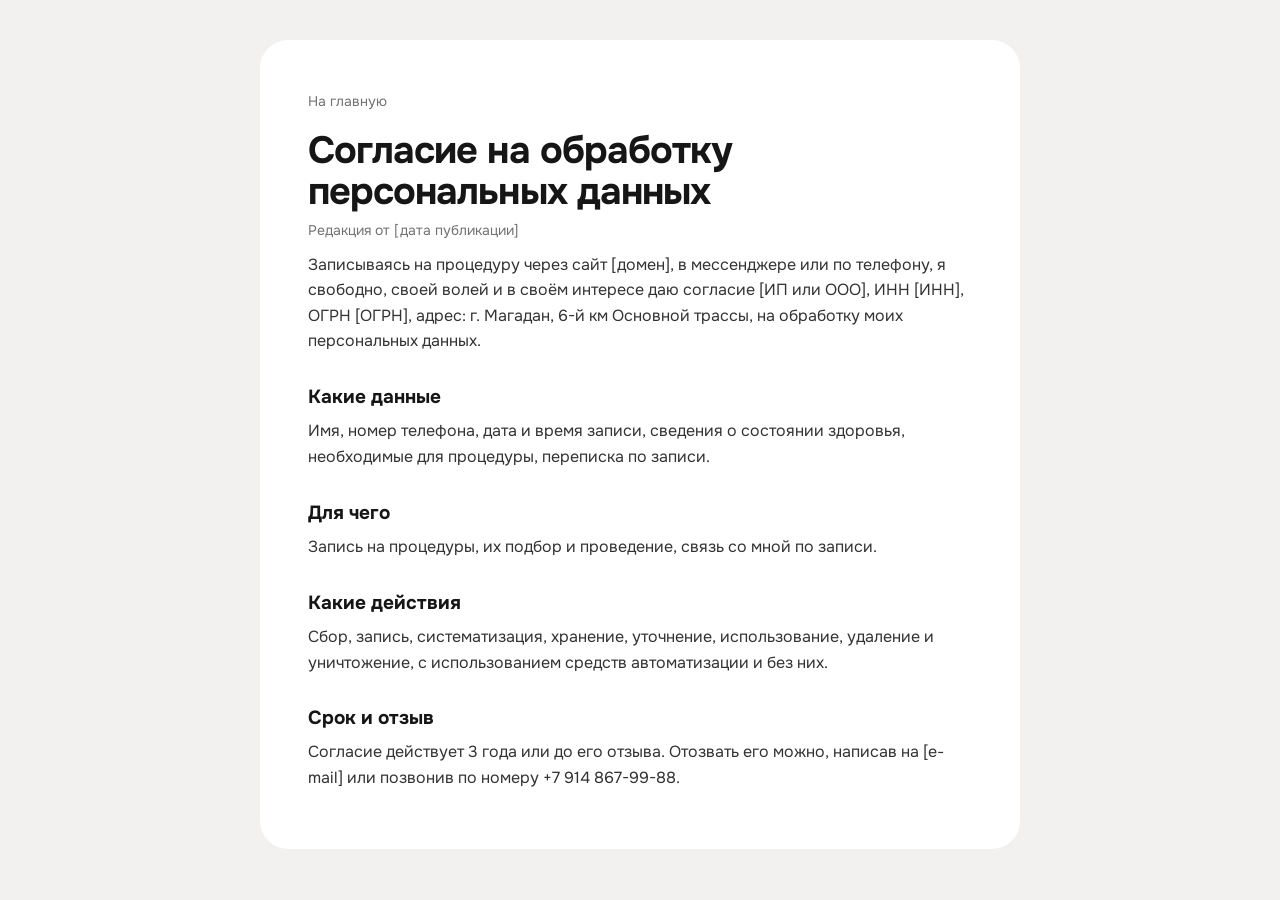
<file: consent.html>
<!doctype html>
<html lang="ru">
<head>
<meta charset="utf-8">
<meta name="viewport" content="width=device-width, initial-scale=1">
<meta name="robots" content="noindex, nofollow">
<title>Согласие на обработку персональных данных | Smooth Road</title>
<link rel="icon" href="data:image/svg+xml,%3Csvg xmlns='http://www.w3.org/2000/svg' viewBox='0 0 32 32'%3E%3Crect width='32' height='32' rx='16' fill='%23c8373c'/%3E%3Ctext x='16' y='22' text-anchor='middle' font-family='Georgia' font-size='17' fill='%23ffffff'%3ES%3C/text%3E%3C/svg%3E">
<link rel="stylesheet" href="https://fonts.googleapis.com/css2?family=Onest:wght@400;600;700&display=swap">
<link rel="stylesheet" href="doc.css">
</head>
<body>
<main class="doc">
  <a class="back" href="index.html">На главную</a>
  <h1>Согласие на обработку персональных данных</h1>
  <p class="upd">Редакция от [дата публикации]</p>

  <p>Записываясь на процедуру через сайт [домен], в мессенджере или по телефону, я свободно, своей волей и в своём
  интересе даю согласие [ИП или ООО], ИНН [ИНН], ОГРН [ОГРН], адрес:
  г. Магадан, 6-й км Основной трассы, на обработку моих персональных данных.</p>

  <h2>Какие данные</h2>
  <p>Имя, номер телефона, дата и время записи, сведения о состоянии здоровья, необходимые для процедуры, переписка по записи.</p>

  <h2>Для чего</h2>
  <p>Запись на процедуры, их подбор и проведение, связь со мной по записи.</p>

  <h2>Какие действия</h2>
  <p>Сбор, запись, систематизация, хранение, уточнение, использование, 
  удаление и уничтожение, с использованием средств автоматизации и без них.</p>

  <h2>Срок и отзыв</h2>
  <p>Согласие действует 3 года или до его отзыва. Отозвать его можно, написав на [e-mail] или позвонив
  по номеру +7 914 867-99-88.</p>
</main>
</body>
</html>
</file>
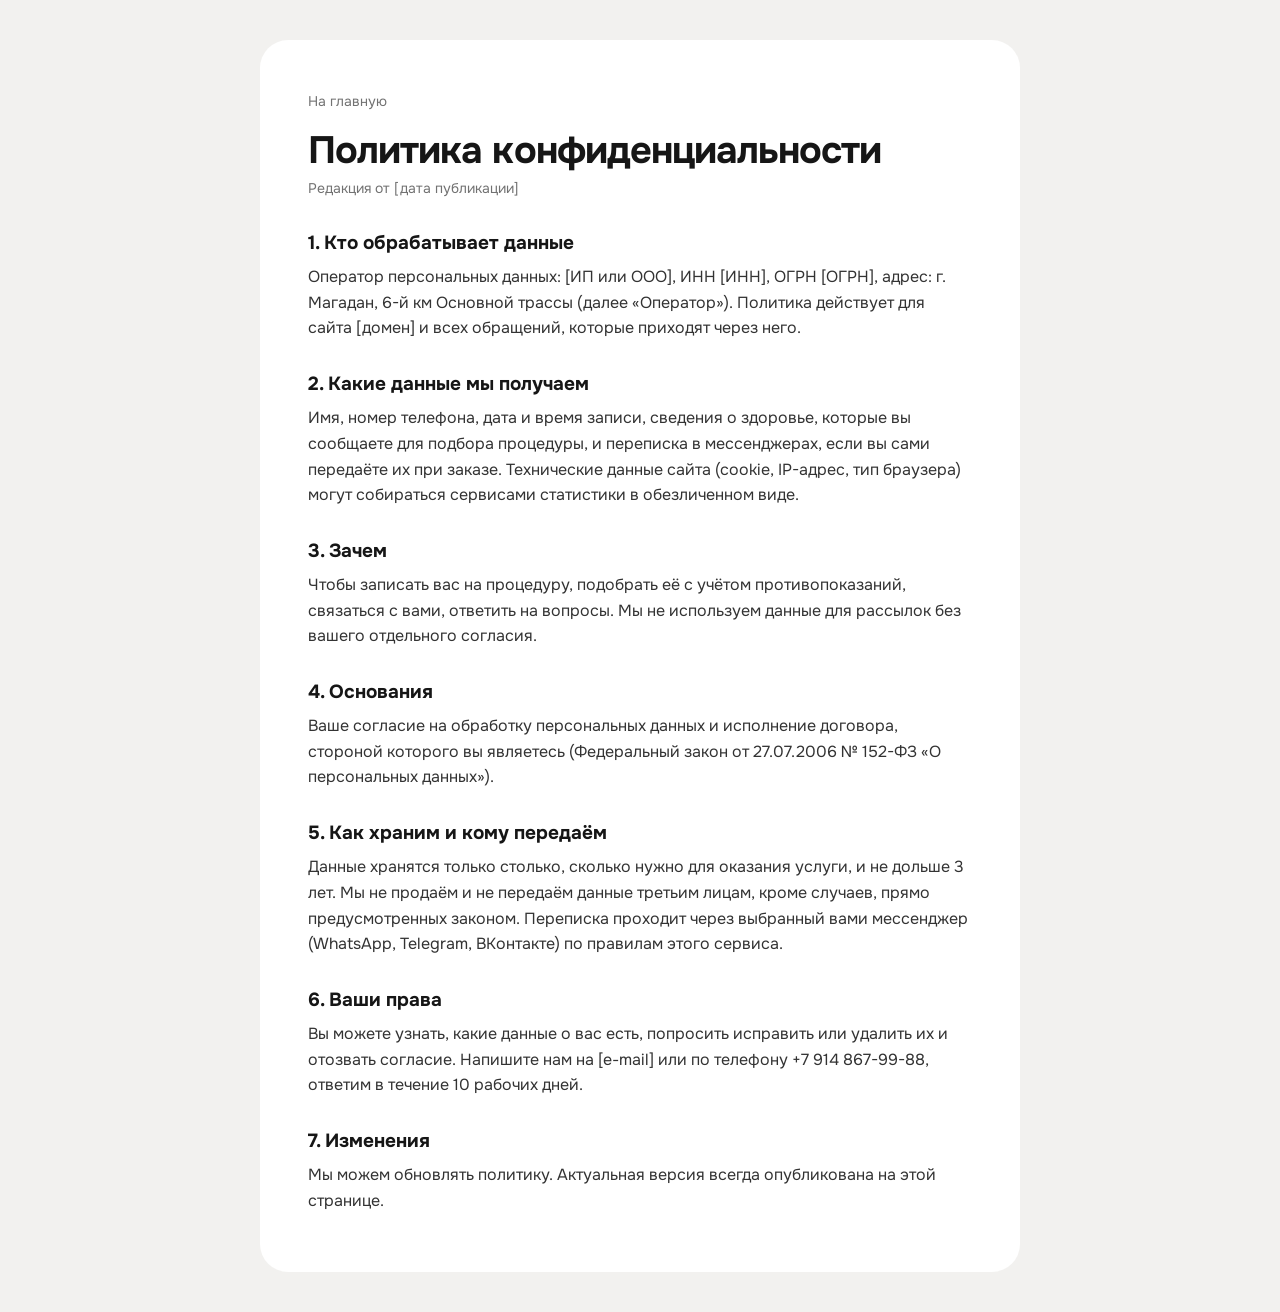
<file: privacy.html>
<!doctype html>
<html lang="ru">
<head>
<meta charset="utf-8">
<meta name="viewport" content="width=device-width, initial-scale=1">
<meta name="robots" content="noindex, nofollow">
<title>Политика конфиденциальности | Smooth Road</title>
<link rel="icon" href="data:image/svg+xml,%3Csvg xmlns='http://www.w3.org/2000/svg' viewBox='0 0 32 32'%3E%3Crect width='32' height='32' rx='16' fill='%23c8373c'/%3E%3Ctext x='16' y='22' text-anchor='middle' font-family='Georgia' font-size='17' fill='%23ffffff'%3ES%3C/text%3E%3C/svg%3E">
<link rel="stylesheet" href="https://fonts.googleapis.com/css2?family=Onest:wght@400;600;700&display=swap">
<link rel="stylesheet" href="doc.css">
</head>
<body>
<main class="doc">
  <a class="back" href="index.html">На главную</a>
  <h1>Политика конфиденциальности</h1>
  <p class="upd">Редакция от [дата публикации]</p>

  <h2>1. Кто обрабатывает данные</h2>
  <p>Оператор персональных данных: [ИП или ООО], ИНН [ИНН], ОГРН [ОГРН],
  адрес: г. Магадан, 6-й км Основной трассы (далее «Оператор»). Политика действует для сайта [домен] и всех
  обращений, которые приходят через него.</p>

  <h2>2. Какие данные мы получаем</h2>
  <p>Имя, номер телефона, дата и время записи, сведения о здоровье, которые вы сообщаете для подбора процедуры, и переписка в
  мессенджерах, если вы сами передаёте их при заказе. Технические данные сайта (cookie, IP-адрес, тип
  браузера) могут собираться сервисами статистики в обезличенном виде.</p>

  <h2>3. Зачем</h2>
  <p>Чтобы записать вас на процедуру, подобрать её с учётом противопоказаний, связаться с вами,
  ответить на вопросы. Мы не используем данные для рассылок без вашего отдельного согласия.</p>

  <h2>4. Основания</h2>
  <p>Ваше согласие на обработку персональных данных и исполнение договора, стороной которого вы являетесь
  (Федеральный закон от 27.07.2006 № 152-ФЗ «О персональных данных»).</p>

  <h2>5. Как храним и кому передаём</h2>
  <p>Данные хранятся только столько, сколько нужно для оказания услуги, и не дольше 3 лет. Мы не продаём
  и не передаём данные третьим лицам, кроме случаев, прямо
  предусмотренных законом. Переписка проходит через выбранный вами мессенджер (WhatsApp, Telegram,
  ВКонтакте) по правилам этого сервиса.</p>

  <h2>6. Ваши права</h2>
  <p>Вы можете узнать, какие данные о вас есть, попросить исправить или удалить их и отозвать согласие.
  Напишите нам на [e-mail] или по телефону +7 914 867-99-88, ответим в течение 10 рабочих дней.</p>

  <h2>7. Изменения</h2>
  <p>Мы можем обновлять политику. Актуальная версия всегда опубликована на этой странице.</p>
</main>
</body>
</html>
</file>
<file: doc.css>
:root { --page: #f2f1ef; --card: #fff; --ink: #161616; --muted: #727272; --accent: #c8373c }
* { box-sizing: border-box }
body { margin: 0; background: var(--page); color: var(--ink); font: 400 16px/1.6 "Onest", system-ui, sans-serif; padding: 16px }
.doc { max-width: 760px; margin: 24px auto; background: var(--card); border-radius: 28px; padding: clamp(24px, 5vw, 48px) }
.back { color: var(--muted); text-decoration: none; font-size: 14px }
.back:hover { color: var(--ink) }
h1 { font-size: clamp(28px, 4vw, 38px); letter-spacing: -0.025em; line-height: 1.1; margin: 16px 0 6px }
h2 { font-size: 19px; margin: 28px 0 6px }
p { margin: 0 0 10px; color: #333 }
.upd { color: var(--muted); font-size: 14px }
</file>
